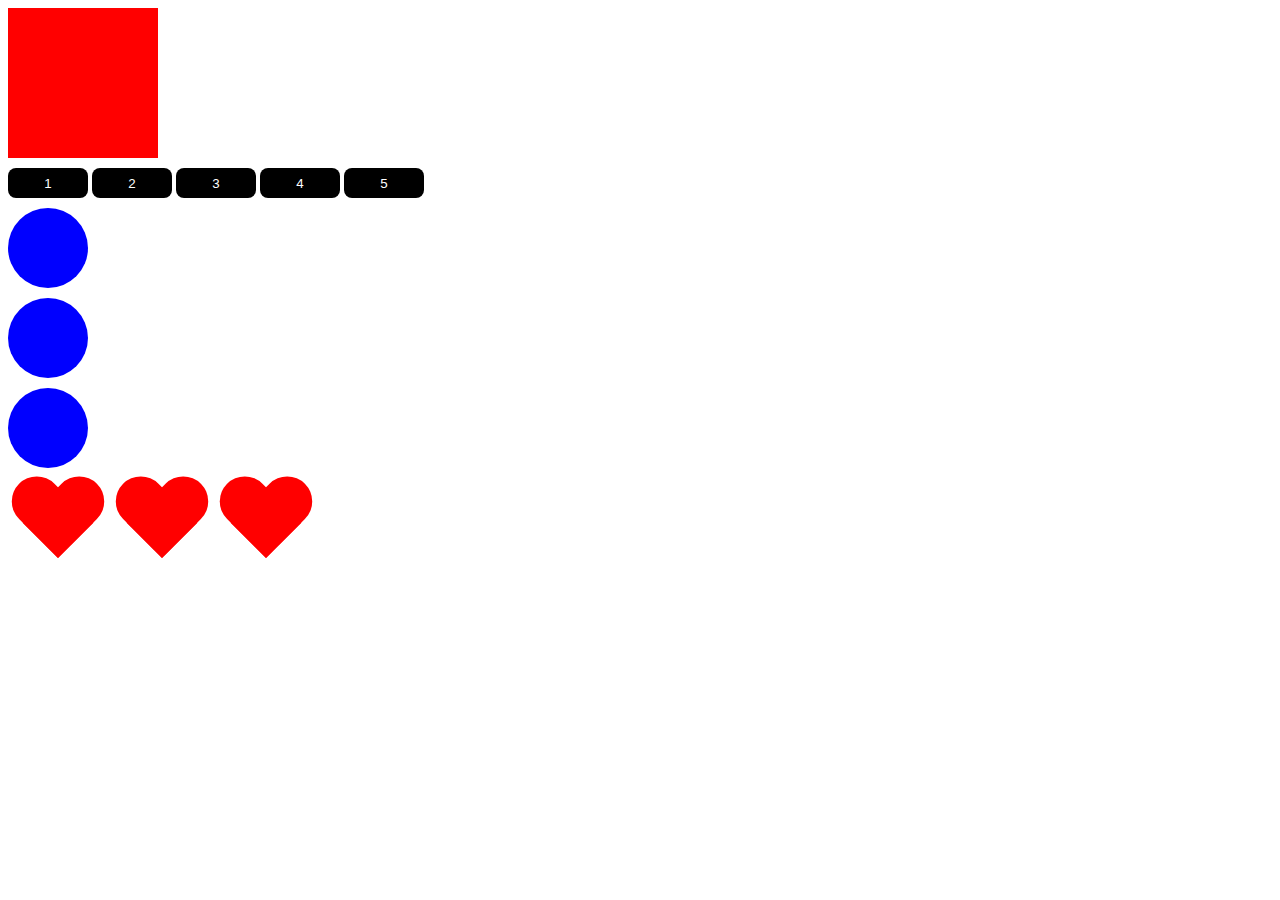
<file: 42 Получение элементов со страницы/index.html>
<!DOCTYPE html>
<html lang="ru">
	<head>
		<meta charset="utf-8">
		<meta http-equiv="X-UA-Compatible" content="IE=edge">
		<title>JavaScript</title>
		<link rel="stylesheet" href="css/style.css">
	</head>
	<body>
		<div class="box" id="box"></div>
		<button>1</button>
		<button>2</button>
		<button>3</button>
		<button>4</button>
		<button>5</button>

		<div class="circle"></div>
		<div class="circle"></div>
		<div class="circle"></div>

		<div class="wrapper">
			<div class="heart"></div>
			<div class="heart"></div>
            <div class="heart"></div>
            
		</div>

		<script src="js/script.js"></script>
	</body>
</html>
</file>
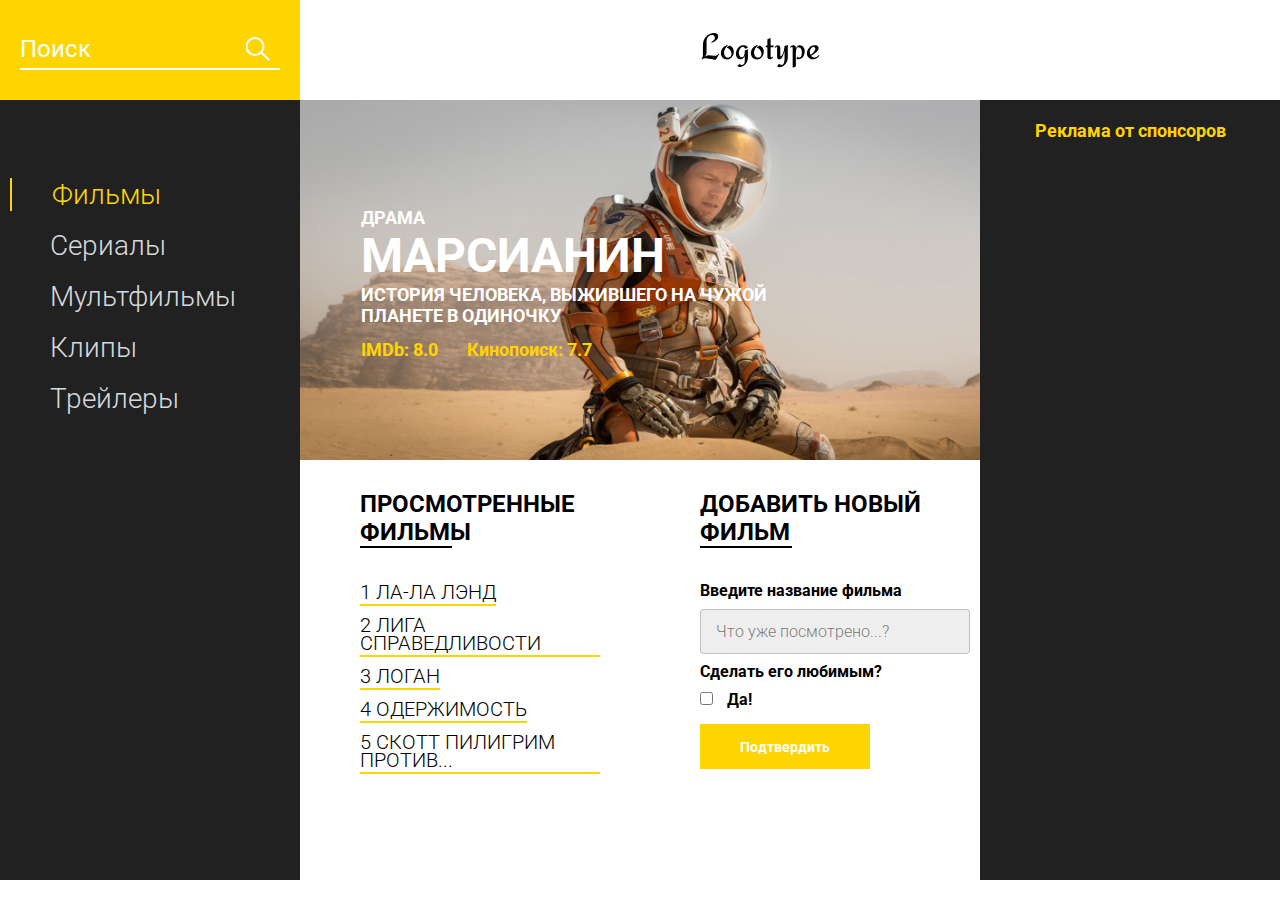
<file: 44|48 Практика (сайт фильмов)/index.html>
<!DOCTYPE html>
<html lang="en">
<head>
    <meta charset="UTF-8">
    <meta name="viewport" content="width=device-width, initial-scale=1.0">
    <title>Movie DB</title>
    <link href="https://fonts.googleapis.com/css?family=Roboto:300,400,700&display=swap&subset=cyrillic-ext" rel="stylesheet">
    <link rel="stylesheet" href="css/style.min.css">
</head>
<body>
    <header class="header">
        <div class="header__search">
            <form action="#">
                <input type="text" placeholder="Поиск">
            </form>
        </div>
        <div class="header__logo">
            <img src="icons/Logotype.svg" alt="logo">
        </div>
    </header>
    <main class="promo">
        <div class="promo__menu">
            <nav class="promo__menu-list">
                <ul>
                    <li><a class="promo__menu-item promo__menu-item_active" href="#">Фильмы</a></li>
                    <li><a class="promo__menu-item" href="#">Сериалы</a></li>
                    <li><a class="promo__menu-item" href="#">Мультфильмы</a></li>
                    <li><a class="promo__menu-item" href="#">Клипы</a></li>
                    <li><a class="promo__menu-item" href="#">Трейлеры</a></li>
                </ul>
            </nav>
        </div>
        <div class="promo__content">
            <div class="promo__bg">
                <div class="promo__genre">КОМЕДИЯ</div>
                <div class="promo__title">МАРСИАНИН</div>
                <div class="promo__descr">ИСТОРИЯ ЧЕЛОВЕКА, ВЫЖИВШЕГО НА ЧУЖОЙ ПЛАНЕТЕ В ОДИНОЧКУ</div>
                <div class="promo__ratings">
                    <span>IMDb: 8.0</span>
                    <span>Кинопоиск: 7.7</span>
                </div>
            </div>
            <div class="promo__interactive">
                <div>
                    <div class="promo__interactive-title">ПРОСМОТРЕННЫЕ ФИЛЬМЫ</div>
                    <ul class="promo__interactive-list">
                        <li class="promo__interactive-item">ЛОГАН
                            <div class="delete"></div>
                        </li>
                        <li class="promo__interactive-item">ЛИГА СПРАВЕДЛИВОСТИ
                            <div class="delete"></div>
                        </li>
                        <li class="promo__interactive-item">ЛА-ЛА ЛЭНД
                            <div class="delete"></div>
                        </li>
                        <li class="promo__interactive-item">ОДЕРЖИМОСТЬ
                            <div class="delete"></div>
                        </li>
                        <li class="promo__interactive-item">СКОТТ ПИЛИГРИМ ПРОТИВ...
                            <div class="delete"></div>
                        </li>
                    </ul>
                </div>
                <div>
                    <form class="add">
                        <div class="promo__interactive-title">ДОБАВИТЬ НОВЫЙ ФИЛЬМ</div>
                        <span>Введите название фильма</span>
                        <input class="adding__input" type="text" placeholder="Что уже посмотрено...?">
                        <span>Сделать его любимым?</span>
                        <input class="adding__checkbox" type="checkbox">
                        <span class="yes">Да!</span>
                        <button>Подтвердить</button>
                    </form>
                </div>
            </div>
        </div>
        <div class="promo__adv">
            <div class="promo__adv-title">Реклама от спонсоров</div>
            <img src="img/content_1.jpg" alt="some picture">
            <img src="img/content_2.jpg" alt="some picture">
            <img src="img/content_3.png" alt="some picture">
        </div>
    </main>

    <script src="js/48script.js"></script>
</body>
</html>
</file>
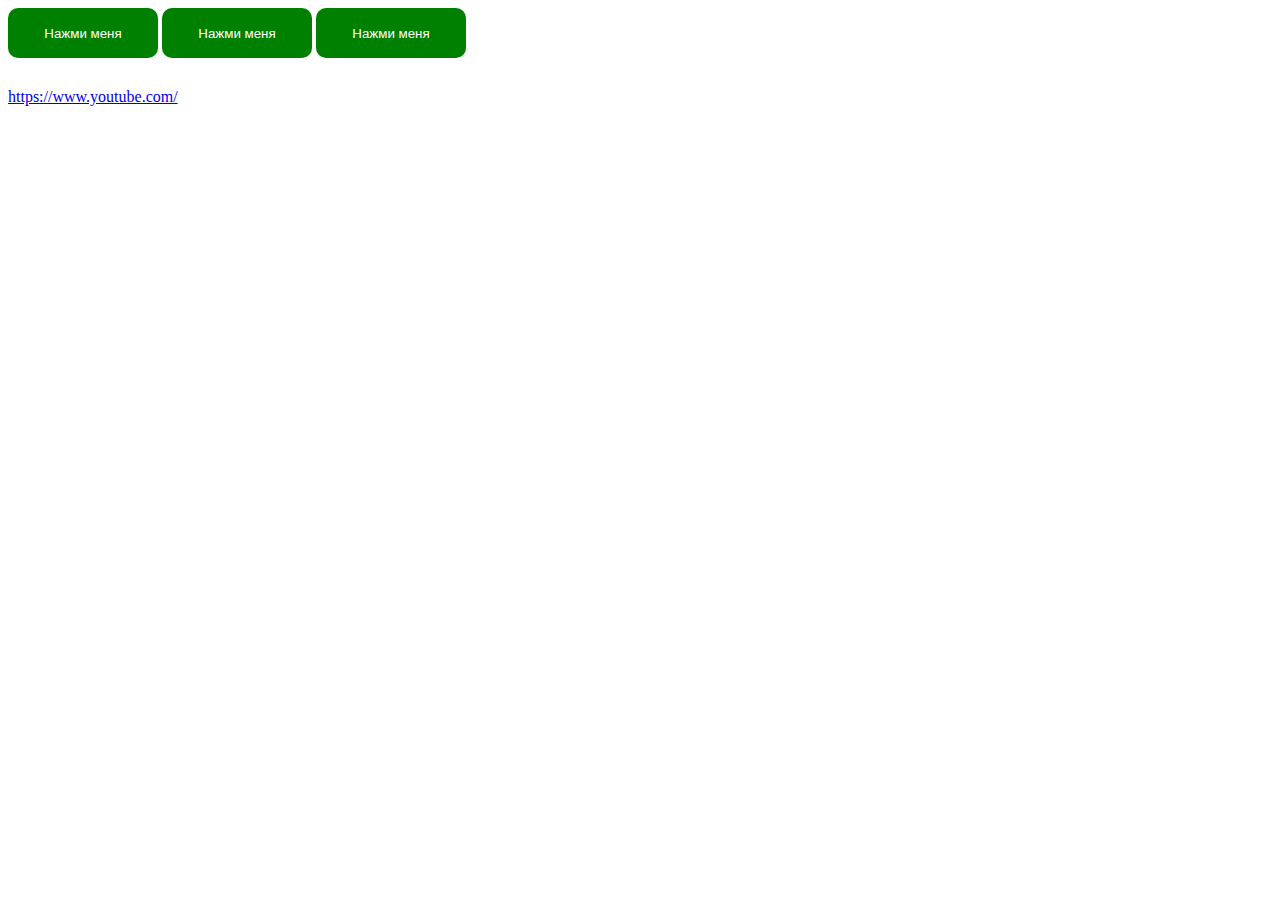
<file: 45 События и их обработчики/index.html>
<!DOCTYPE html>
<html lang="ru">
  <head>
		<meta charset="utf-8">
		<meta http-equiv="X-UA-Compatible" content="IE=edge">
		<title>JavaScript</title>
		<link rel="stylesheet" href="css.css">
  </head>
  <body>
        <button id="btn">Нажми меня</button>
		<button >Нажми меня</button>
		<button>Нажми меня</button>

    	<a href="https://www.youtube.com/">https://www.youtube.com/</a>

		<script src="script.js"></script>
  </body>
</html>
</file>
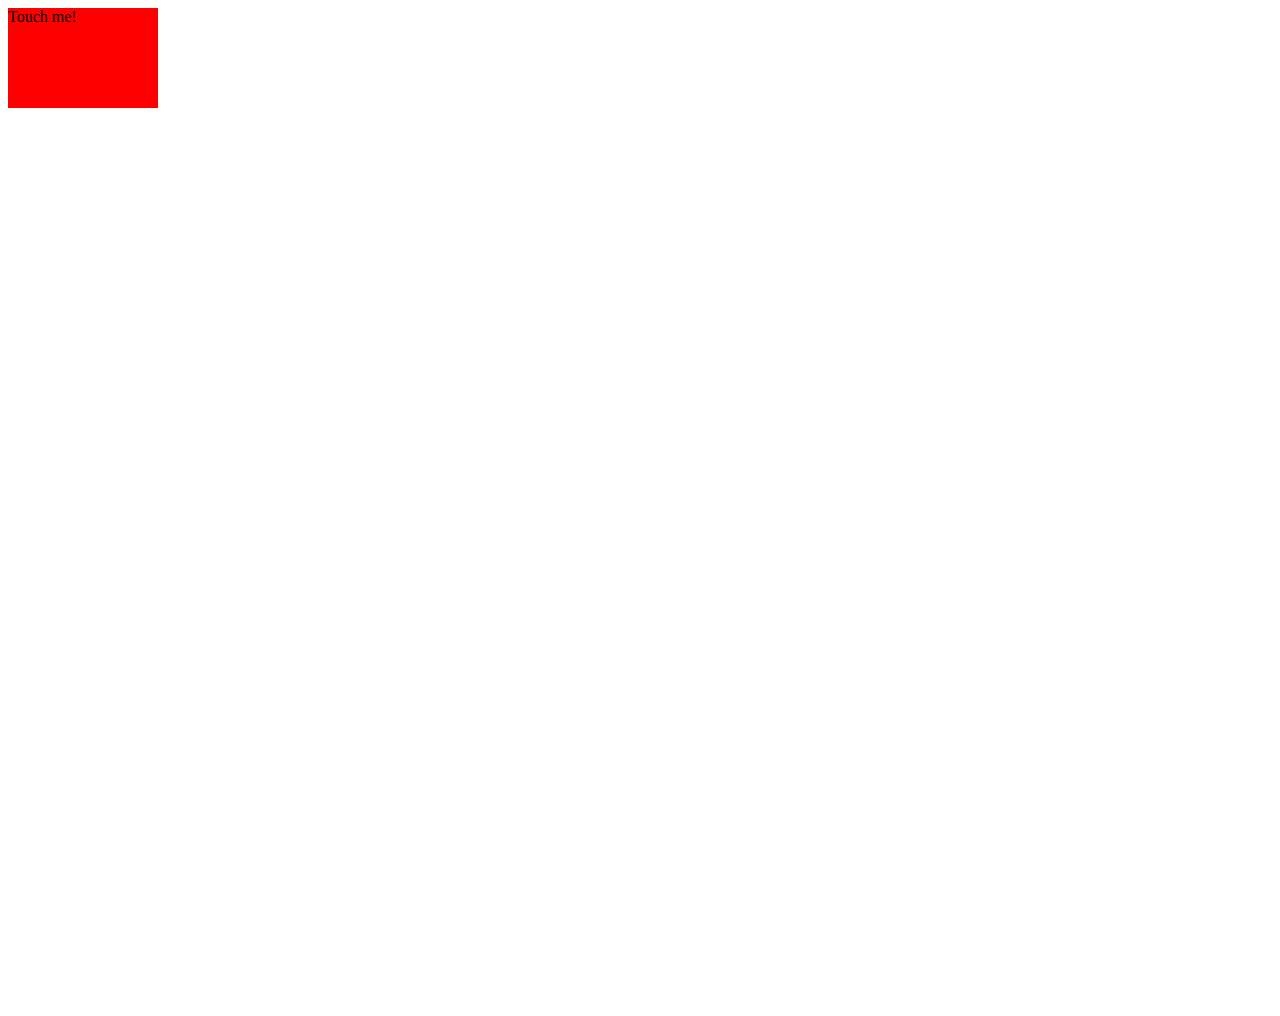
<file: 49 события на мобильных устройствах/index.html>
<!DOCTYPE html>
<html lang="en">
<head>
	<meta charset="UTF-8">
	<meta name="viewport" content="width=device-width, initial-scale=1, shrink-to-fit=no">
	<title>Document</title>
	<style>
		body {
			height: 1000px;
		}
		.box {
			width: 150px;
			height: 100px;
			background-color: red;
		}
	</style>
</head>
<body>
	
	<div class="box">
		Touch me!
	</div>

	<script src="49script.js"></script>
</body>
</html>
</file>
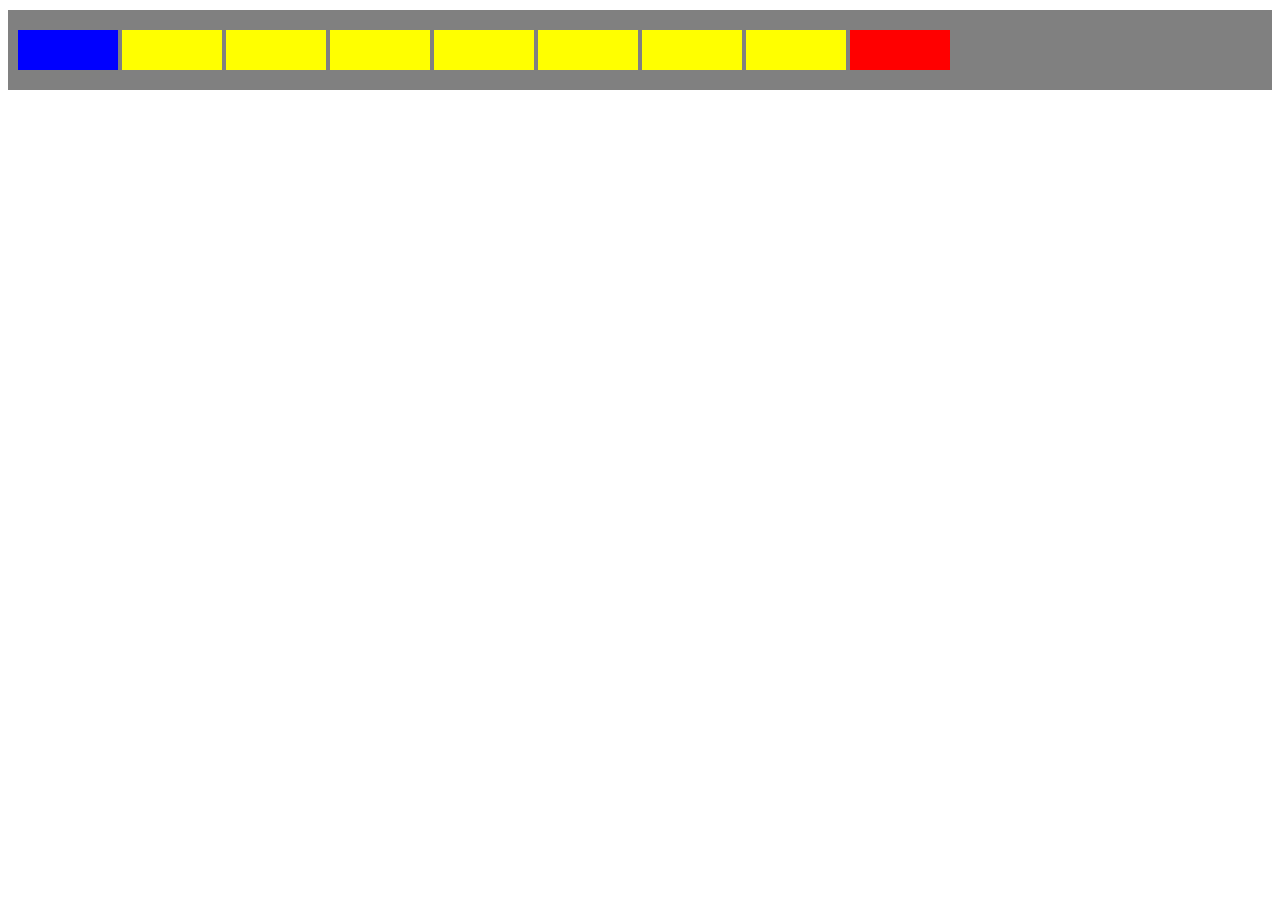
<file: 63 ClassList и делегирование событий/index.html>
<!DOCTYPE html>
<html lang="ru">
  <head>
    <meta charset="utf-8">
    <meta http-equiv="X-UA-Compatible" content="IE=edge">
   	<title>JavaScript</title>
   	<link rel="stylesheet" href="style.css">
  </head>
  <body>

    <div id="first" class="btn-block">
      <button class="blue some"></button>
      <button></button>
      <button></button>
      <button></button>
      <button></button>
      <button></button>
      <button></button>
      <button></button>
    </div>
    
	<script src="63script.js"></script>
  </body>
</html>
</file>
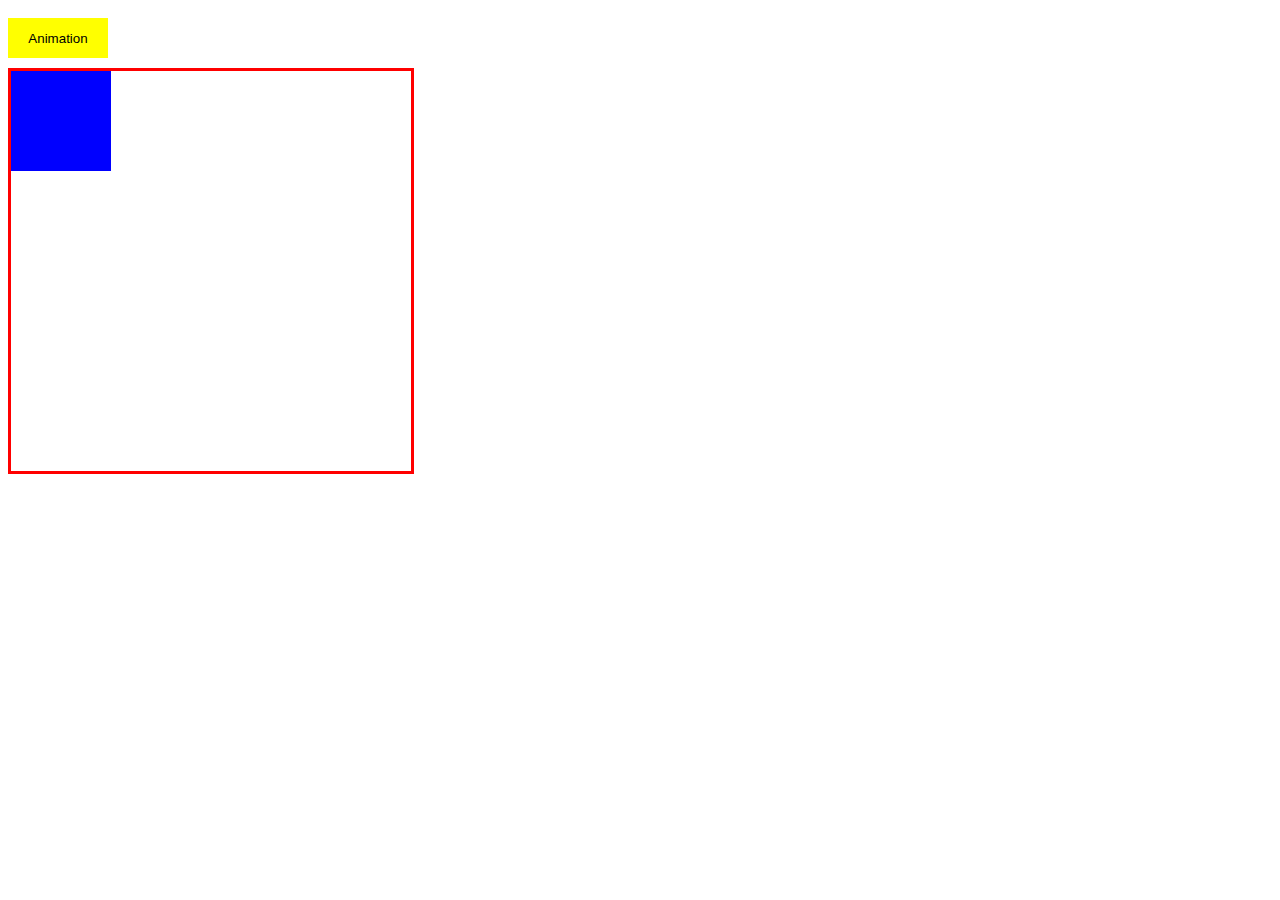
<file: 65 setTimeout setInterval/index.html>
<!DOCTYPE html>
<html lang="ru">
  <head>
    <meta charset="utf-8">
    <meta http-equiv="X-UA-Compatible" content="IE=edge">
   	<title>Java Script</title>
   	<link rel="stylesheet" href="style.css">
  </head>
  <body>
    <button class="btn">Animation</button>
    <div class="wrapper">
        <div class="box"></div>
    </div>

	<script defer src="65script.js"></script>
  </body>
</html>
</file>
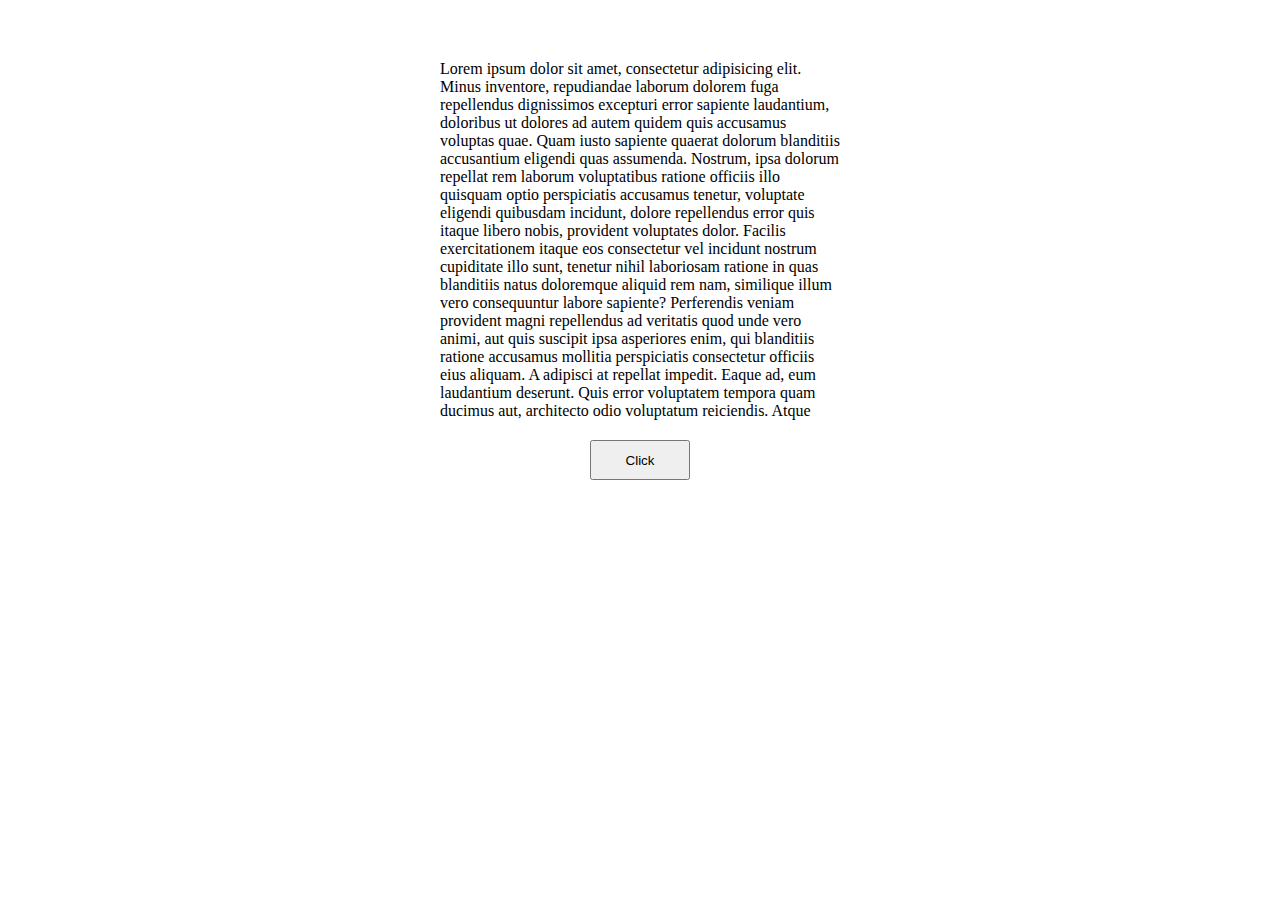
<file: 71. Параметры документа, окна и работа с ними/index.html>
<!DOCTYPE html>
<html lang="ru">
  <head>
    <meta charset="utf-8">
    <meta http-equiv="X-UA-Compatible" content="IE=edge">
   	<title>JavaScript</title>
   	<link rel="stylesheet" href="style.css">
  </head>
  <body>
    
    <div class="box">Lorem ipsum dolor sit amet, consectetur adipisicing elit. Minus inventore, repudiandae laborum dolorem fuga repellendus dignissimos excepturi error sapiente laudantium, doloribus ut dolores ad autem quidem quis accusamus voluptas quae. Quam iusto sapiente quaerat dolorum blanditiis accusantium eligendi quas assumenda. Nostrum, ipsa dolorum repellat rem laborum voluptatibus ratione officiis illo quisquam optio perspiciatis accusamus tenetur, voluptate eligendi quibusdam incidunt, dolore repellendus error quis itaque libero nobis, provident voluptates dolor. Facilis exercitationem itaque eos consectetur vel incidunt nostrum cupiditate illo sunt, tenetur nihil laboriosam ratione in quas blanditiis natus doloremque aliquid rem nam, similique illum vero consequuntur labore sapiente? Perferendis veniam provident magni repellendus ad veritatis quod unde vero animi, aut quis suscipit ipsa asperiores enim, qui blanditiis ratione accusamus mollitia perspiciatis consectetur officiis eius aliquam. A adipisci at repellat impedit. Eaque ad, eum laudantium deserunt. Quis error voluptatem tempora quam ducimus aut, architecto odio voluptatum reiciendis. Atque error, deleniti similique non nam ratione. Perferendis, officiis mollitia laboriosam quam, nisi vel obcaecati vero dicta ducimus dolorum quas, excepturi consequatur fugiat sit minima repellendus quia aliquid numquam id autem unde dolorem quaerat odit. Harum eaque dolor dicta, accusantium deserunt eius deleniti nisi quas assumenda consectetur, odit modi exercitationem, officia doloribus quidem perferendis repellendus quos commodi eveniet cum beatae ea molestiae reprehenderit. Facilis, iste corporis earum. Nemo aliquam architecto error facilis amet, nihil sed excepturi necessitatibus rem delectus, omnis ipsa ut temporibus expedita quas natus ipsum fuga eum harum nisi facere cupiditate reiciendis! Id magnam blanditiis eligendi, nulla accusamus magni. Placeat quidem repellat explicabo minus esse numquam velit, accusantium a, cumque aperiam iure alias natus aliquam minima quas possimus assumenda quod, doloremque saepe perspiciatis nulla vero quibusdam voluptates. Nihil, aliquam maiores earum non similique quos? Quos cumque est illum assumenda perspiciatis, obcaecati atque doloribus cum soluta sit qui, deserunt reprehenderit quibusdam ratione odio similique a, quod cupiditate! Accusamus hic minus numquam, repellendus, ullam beatae itaque ad laudantium doloremque dolore error praesentium provident consequuntur consectetur culpa necessitatibus facere. Adipisci dignissimos fugiat consequuntur temporibus magni eius deleniti. Reiciendis, distinctio nesciunt modi repellendus aperiam quia dolore porro, pariatur eos. Ducimus iusto officiis cupiditate, error modi eius, dolores maxime a eaque tenetur? Quae nulla reprehenderit voluptatibus fugit cum distinctio hic libero maiores fugiat, atque amet qui cupiditate pariatur quaerat illo similique sunt doloribus modi reiciendis blanditiis in voluptatem esse. Hic voluptates atque beatae nihil ad perspiciatis repudiandae, consequuntur non nesciunt maiores alias eos odit, officiis inventore eaque aperiam voluptatibus. Fugiat eum esse nam saepe soluta ab accusamus nemo fuga aut, distinctio officia atque. Voluptatibus perspiciatis magni harum incidunt aliquid temporibus quas labore exercitationem. Alias mollitia magnam sequi, totam corrupti temporibus facere praesentium iste velit aliquam minus enim cupiditate rem. Iste molestiae maxime illum non accusantium voluptas blanditiis, quod consectetur, quidem est culpa voluptates obcaecati, ipsum ab natus vitae! Consectetur animi quae tenetur odio repellendus natus tempora ipsa culpa, inventore accusamus ea corporis doloribus id harum voluptatem, praesentium temporibus, explicabo totam mollitia molestiae est iusto vel repellat molestias. Repellat placeat voluptas quaerat eaque, illum dicta rerum numquam sunt!</div>
    <button>Click</button>
	<script src="script.js"></script>
  </body>
</html>
</file>
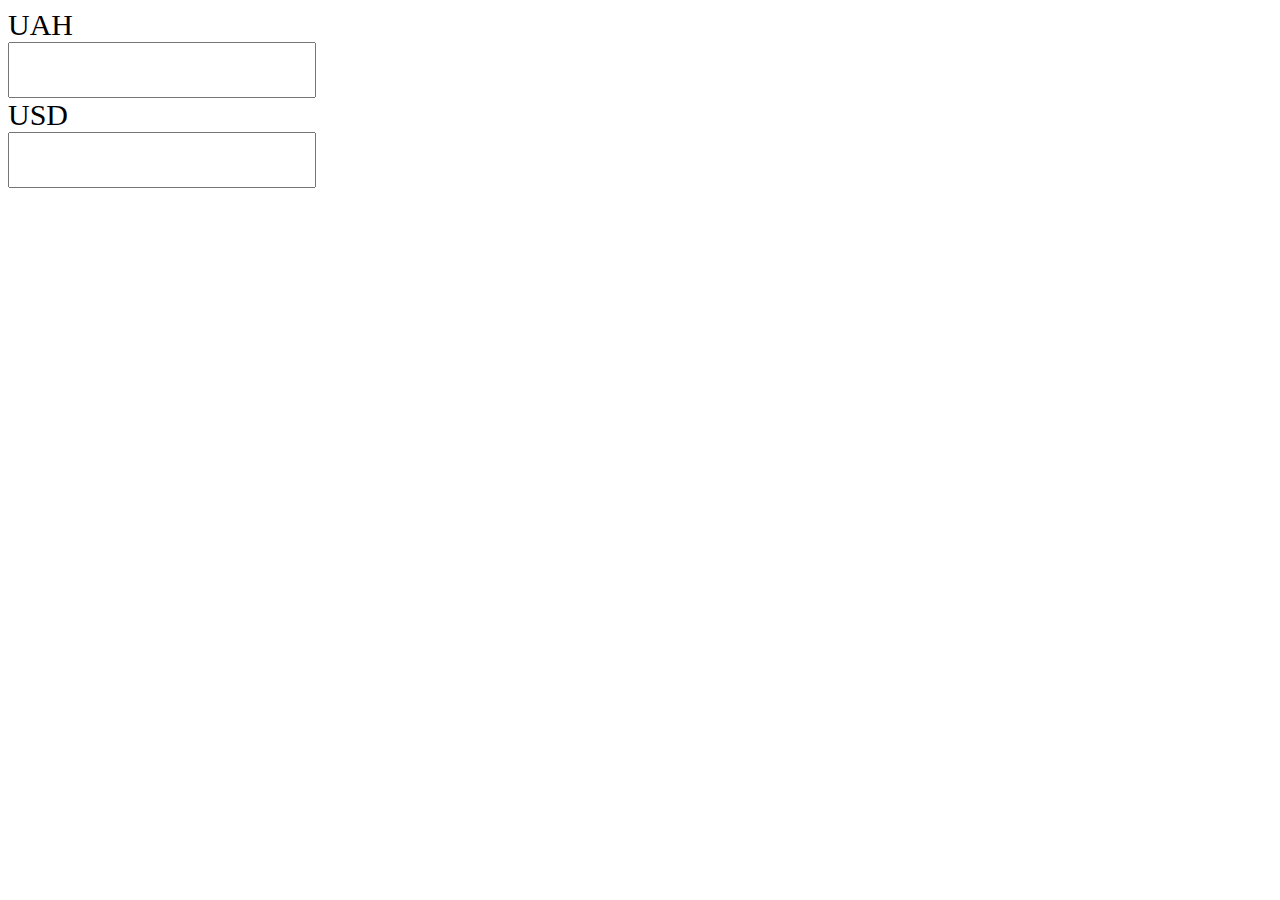
<file: 83 AJAX и общение с сервером/calc/index.html>
<!DOCTYPE html>
<html lang="en">
<head>
    <meta charset="UTF-8">
    <meta name="viewport" content="width=device-width, initial-scale=1.0">
    <meta http-equiv="X-UA-Compatible" content="ie=edge">
    <title>Calc</title>
    <style>
        label {
            display: block;
            font-size: 30px;
        }
        input {
            width: 300px;
            height: 50px;
            font-size: 30px;
        }
    </style>
</head>
<body>
    <label for="uah">UAH </label>
    <input id="uah" type="text">
    <label for="usd">USD</label>
    <input id="usd" type="text">
    <script src="js/script.js"></script>
</body>
</html>
</file>
<file: 42 Получение элементов со страницы/css/style.css>
.box {
  width: 150px;
  height: 150px;
  background-color: red;
}
button {
	width: 80px;
	height: 30px;
	margin-top: 10px;
	border: none;
	border-radius: 8px;
	background-color: #000;
	color: #fff;
	cursor: pointer;
	outline: none;
}

.circle {
	width: 80px;
	height: 80px;
	background-color: blue;
	display: block;
	margin-top: 10px;
	border-radius: 100%;
}

.heart {
	display: inline-block;
    position: relative;
    width: 100px;
    height: 90px;
    margin-top: 10px;
}
.heart:before,
.heart:after {
    position: absolute;
    content: "";
    left: 50px;
    top: 0;
    width: 50px;
    height: 80px;
    background: red;
    -moz-border-radius: 50px 50px 0 0;
    border-radius: 50px 50px 0 0;
    -webkit-transform: rotate(-45deg);
       -moz-transform: rotate(-45deg);
        -ms-transform: rotate(-45deg);
         -o-transform: rotate(-45deg);
            transform: rotate(-45deg);
    -webkit-transform-origin: 0 100%;
       -moz-transform-origin: 0 100%;
        -ms-transform-origin: 0 100%;
         -o-transform-origin: 0 100%;
            transform-origin: 0 100%;
}
.heart:after {
    left: 0;
    -webkit-transform: rotate(45deg);
       -moz-transform: rotate(45deg);
        -ms-transform: rotate(45deg);
         -o-transform: rotate(45deg);
            transform: rotate(45deg);
    -webkit-transform-origin: 100% 100%;
       -moz-transform-origin: 100% 100%;
        -ms-transform-origin: 100% 100%;
         -o-transform-origin: 100% 100%;
            transform-origin :100% 100%;
}
.black{
	width: 150px;
	height: 50px;
	line-height: 50px;
	text-align: center;
	background-color: black;
	margin-bottom: 30px;
	margin-top: 30px;
	color: #fff;
}
</file>
<file: 45 События и их обработчики/css.css>
button {
  width: 150px;
  height: 50px;
  background-color: green;
  border: none;
  color: #fff;
  border-radius: 10px;
  outline: none;
  cursor: pointer;
  transition: 0.3s;
}
button:hover {
  transform: scale(0.95);
}
.overlay {
  background-color: pink;
  width: 200px;
  height: 100px;
  text-align: center;
  line-height: 100px;
}
a {
  display: block;
  margin-top: 30px;
}
</file>
<file: 63 ClassList и делегирование событий/style.css>
.box {
  position: absolute;
  width: 100px;
  height: 100px;
  background-color: blue;
}
.wrapper {
  position: relative;
  width: 400px;
  height: 400px;
  border: 3px solid red;
}
.btn-block {
	padding: 10px;
	background-color: grey;
	margin-top: 10px;
}
button {
  margin-bottom: 10px;
  margin-top: 10px;
  width: 100px;
  height: 40px;
  background-color: yellow;
  border: none;
  transition: 0.3s all;
}

.blue {
    background-color: blue;
}

.red {
    background-color: red;
}
</file>
<file: 65 setTimeout setInterval/style.css>
.box {
  position: absolute;
  width: 100px;
  height: 100px;
  background-color: blue;
}
.wrapper {
  position: relative;
  width: 400px;
  height: 400px;
  border: 3px solid red;
}
button {
  margin-bottom: 10px;
  margin-top: 10px;
  width: 100px;
  height: 40px;
  background-color: yellow;
  border: none;
}
</file>
<file: 71. Параметры документа, окна и работа с ними/style.css>
.box {
/*box-sizing: border-box;*/
  width: 400px;
  height: 350px;
  overflow: scroll;
  margin: 0 auto;
  margin-top: 50px;
  padding: 10px;
}
button {
  width: 100px;
  height: 40px;
  display: block;
  margin: 0 auto;
  margin-top: 20px; 
}
</file>
<file: 44|48 Практика (сайт фильмов)/css/style.min.css>
*{-webkit-box-sizing:border-box;box-sizing:border-box;margin:0;padding:0;font-family:'Roboto', sans-serif}.header{display:-webkit-box;display:-ms-flexbox;display:flex;height:100px}.header__search{display:-webkit-box;display:-ms-flexbox;display:flex;-webkit-box-pack:center;-ms-flex-pack:center;justify-content:center;-webkit-box-align:center;-ms-flex-align:center;align-items:center;height:100%;width:300px;background:#FFD500}.header__search form{position:relative;width:260px;height:30px}.header__search form input{width:100%;border:none;border-bottom:2px solid #fff;background-color:transparent;color:#fff;font-size:24px;line-height:28px;padding-bottom:5px;outline:none}.header__search form input::-webkit-input-placeholder{color:#fff}.header__search form input:-ms-input-placeholder{color:#fff}.header__search form input::-ms-input-placeholder{color:#fff}.header__search form input::placeholder{color:#fff}.header__search form:after{content:'';display:block;position:absolute;top:2px;right:10px;background:url("../icons/search.svg") center center/cover no-repeat;width:24px;height:24px}.header__logo{display:-webkit-box;display:-ms-flexbox;display:flex;-webkit-box-pack:center;-ms-flex-pack:center;justify-content:center;-webkit-box-align:center;-ms-flex-align:center;align-items:center;height:100%;width:calc(100% - 360px)}.promo{height:780px;display:-webkit-box;display:-ms-flexbox;display:flex}.promo__menu{width:300px;height:100%;background:#212121;padding:60px 0 0 10px}.promo__menu-item{display:block;font-size:28px;line-height:33px;color:#D6D9DC;text-decoration:none;font-weight:300;padding-left:40px;margin-top:18px}.promo__menu-item:hover{color:#FFD500}.promo__menu-item_active{border-left:2px solid  #FFD500;color:#FFD500}.promo__content{width:calc(100% - 600px)}.promo__bg{height:360px;background:url("../img/mars.webp") center center/cover no-repeat;background-position:top;padding:107px 0 0 61px}.promo__genre{font-weight:bold;font-size:18px;line-height:21px;color:#FFFFFF;text-transform:uppercase}.promo__title{font-weight:bold;font-size:48px;line-height:56px;color:#FFFFFF;text-transform:uppercase}.promo__descr{width:481px;font-weight:bold;font-size:18px;line-height:21px;color:#FFFFFF;text-transform:uppercase}.promo__ratings{margin-top:13px}.promo__ratings span{font-weight:bold;font-size:18px;line-height:21px;color:#FFD500;margin-right:25px}.promo__interactive{display:-webkit-box;display:-ms-flexbox;display:flex}.promo__interactive>div{width:50%;padding:30px 0 0 60px}.promo__interactive-title{display:inline-block;font-weight:bold;font-size:24px;line-height:28px;color:#000000}.promo__interactive-title:after{content:'';display:block;width:33%;height:2px;background-color:#000}.promo__interactive-list{list-style-type:none;margin-top:35px;display:-webkit-box;display:-ms-flexbox;display:flex;-webkit-box-orient:vertical;-webkit-box-direction:normal;-ms-flex-direction:column;flex-direction:column;-webkit-box-align:start;-ms-flex-align:start;align-items:flex-start}.promo__interactive-item{display:inline-block;position:relative;font-weight:300;font-size:20px;line-height:18px;color:#000000;margin-bottom:15px;padding-right:40px;text-transform:uppercase}.promo__interactive-item span{display:block;position:absolute;left:-30px;top:50%;-webkit-transform:translateY(-50%);transform:translateY(-50%);width:20px;height:20px;background:url("../icons/Star.svg") center center/cover no-repeat}.promo__interactive-item:before{content:'';position:absolute;bottom:-5px;display:block;width:calc(100% - 40px);height:2px;background-color:#FFD500}.promo__interactive-item:hover .delete{content:'';display:block;position:absolute;right:0px;top:50%;-webkit-transform:translateY(-50%);transform:translateY(-50%);width:20px;height:20px;background:url("../icons/trash.png") center center/cover no-repeat;cursor:pointer}.promo__interactive .add .promo__interactive-title{margin-bottom:25px}.promo__interactive .add span{display:block;margin:10px 0;font-weight:bold;font-size:16px;line-height:16px;color:#000000}.promo__interactive .add .yes{display:inline;margin-left:10px}.promo__interactive .add input[type="text"]{width:270px;height:45px;line-height:50px;font-size:16px;background:rgba(196,196,196,0.29);border:1px solid rgba(0,0,0,0.19);padding:0 15px;outline:none;border-radius:4px}.promo__interactive .add input[type="text"]::-webkit-input-placeholder{font-weight:300;font-size:16px;color:rgba(0,0,0,0.53)}.promo__interactive .add input[type="text"]:-ms-input-placeholder{font-weight:300;font-size:16px;color:rgba(0,0,0,0.53)}.promo__interactive .add input[type="text"]::-ms-input-placeholder{font-weight:300;font-size:16px;color:rgba(0,0,0,0.53)}.promo__interactive .add input[type="text"]::placeholder{font-weight:300;font-size:16px;color:rgba(0,0,0,0.53)}.promo__interactive .add button{display:block;margin-top:15px;width:170px;height:45px;background:#FFD500;font-weight:bold;font-size:14px;line-height:14px;color:#FFFFFF;border:none;outline:none;cursor:pointer}.promo__interactive .add button:active{-webkit-transform:scale(0.95);transform:scale(0.95)}.promo__adv{background:#212121;width:300px;height:100%}.promo__adv-title{font-weight:bold;font-size:18px;line-height:21px;color:#FFD500;margin:20px 0;text-align:center}.promo__adv img{width:100%;margin-bottom:10px}
/*# sourceMappingURL=style.min.css.map */
</file>
